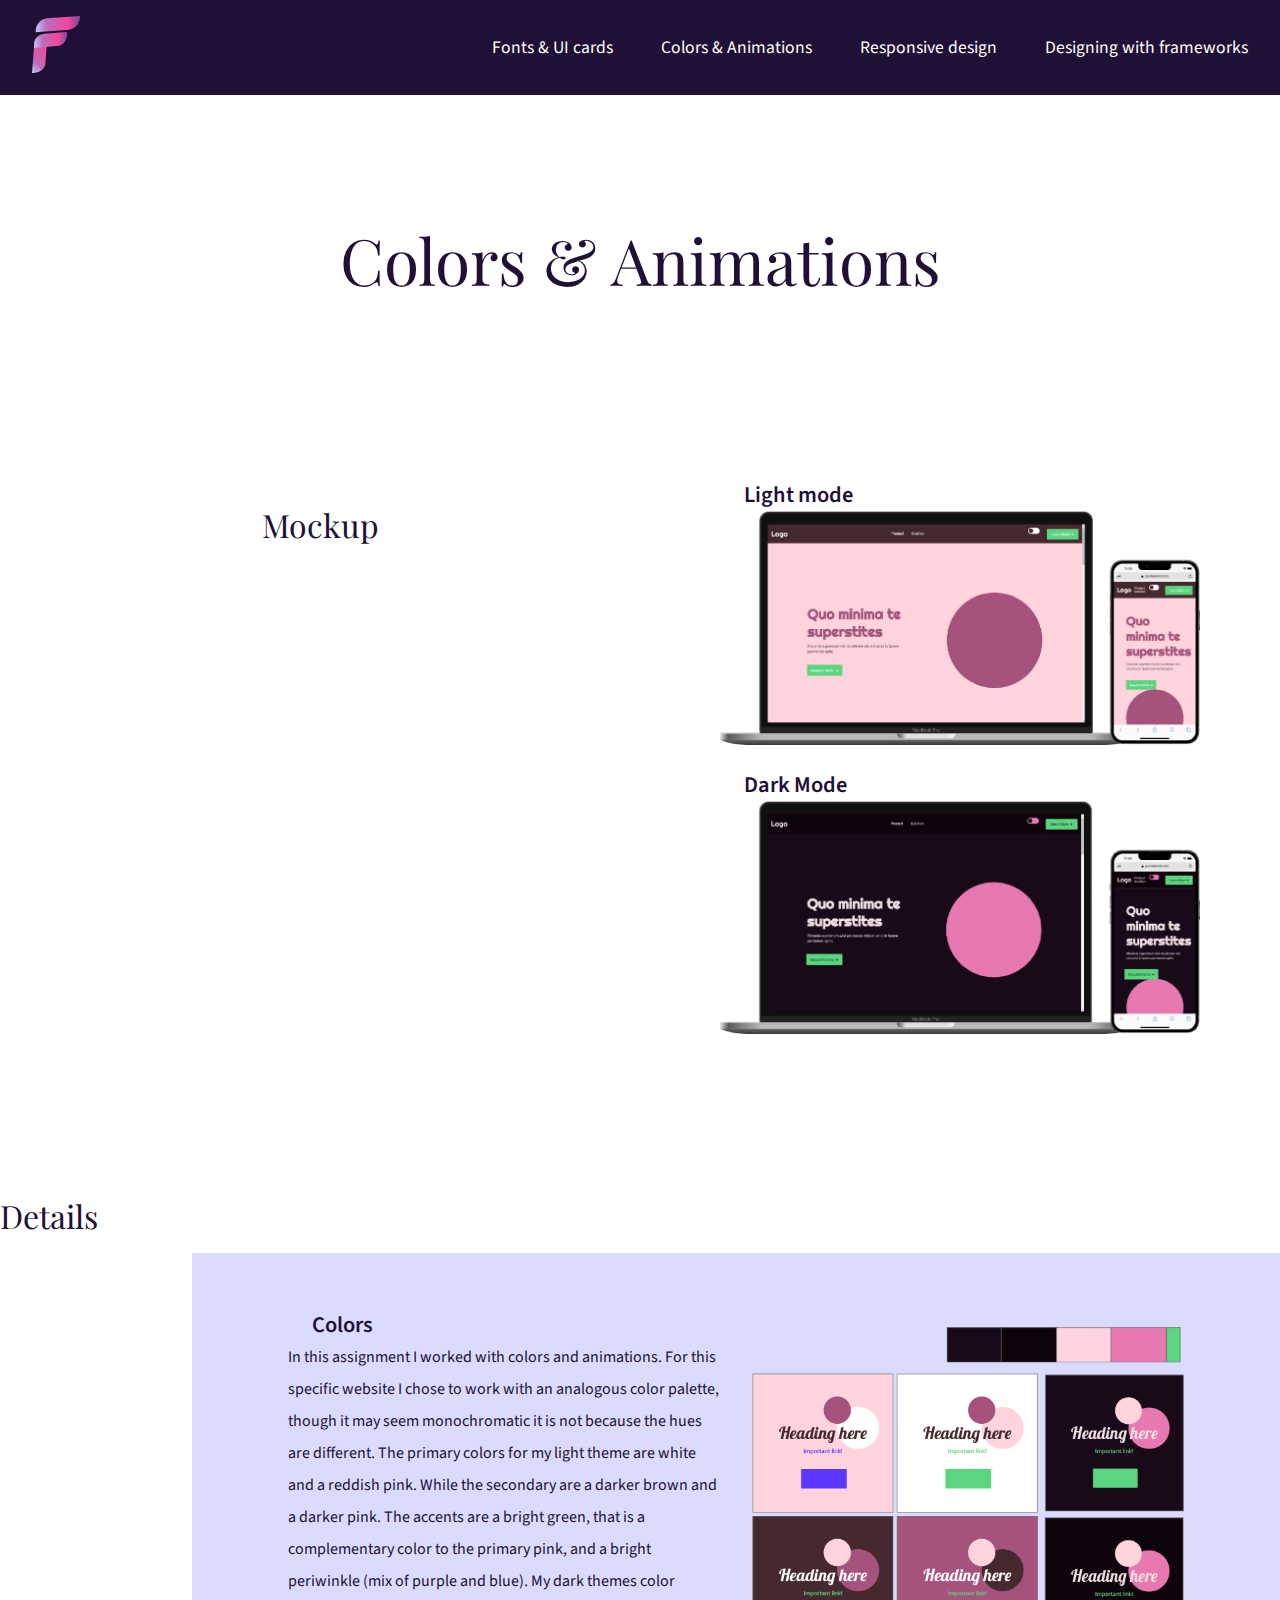
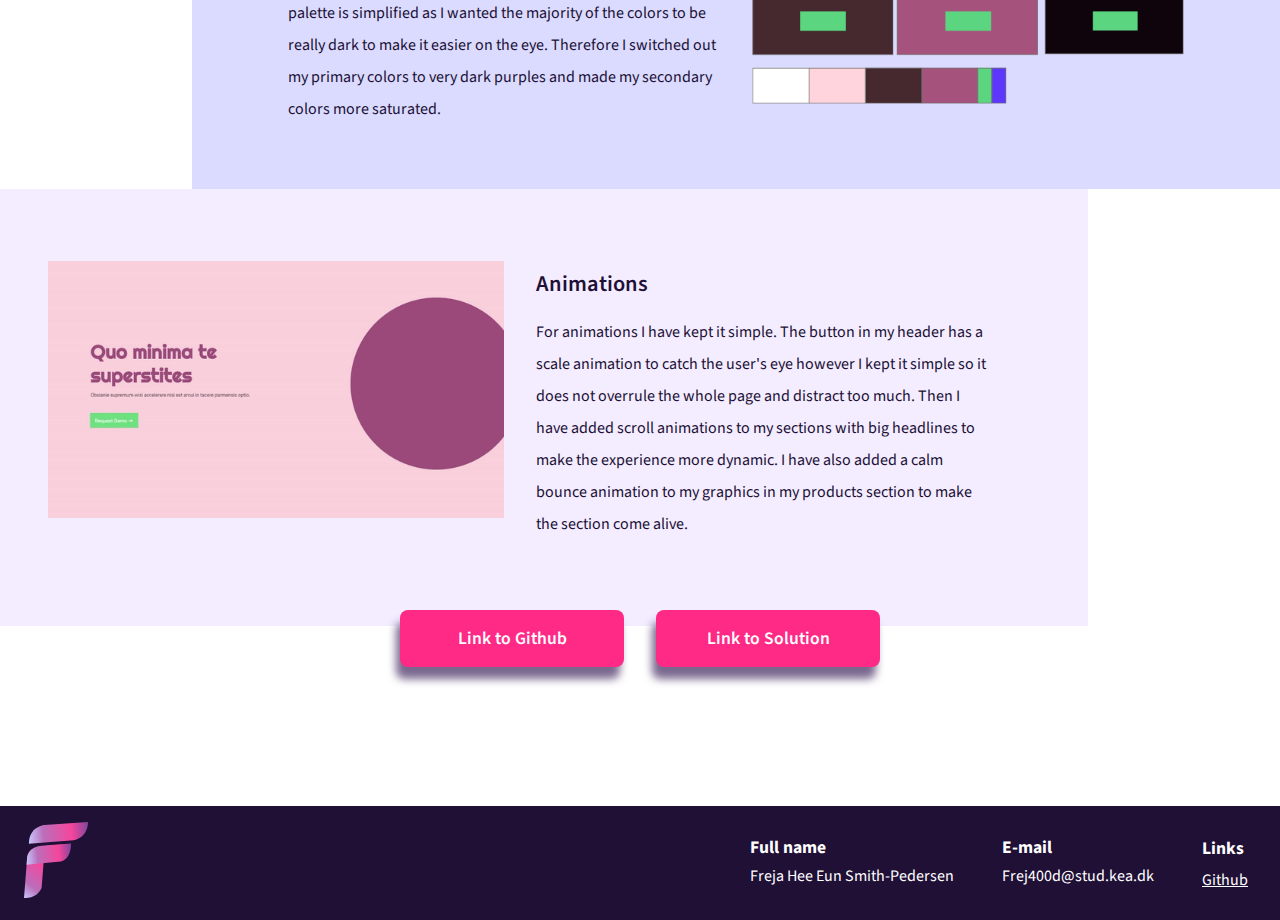
<file: colors.html>
<!DOCTYPE html>
<html lang="en">
  <head>
    <meta charset="UTF-8" />
    <meta name="viewport" content="width=device-width, initial-scale=1.0" />
    <meta http-equiv="X-UA-Compatible" content="ie=edge" />
    <title>Colors & Animations</title>

    <link rel="stylesheet" href="style.css" />
    <link rel="preconnect" href="https://fonts.googleapis.com" />
    <link rel="preconnect" href="https://fonts.gstatic.com" crossorigin />
    <link
      href="https://fonts.googleapis.com/css2?family=Playfair+Display:wght@400;500&family=Source+Sans+Pro:wght@300;400;600;700&display=swap"
      rel="stylesheet"
    />
    <link rel="icon" href="img/logo_og.svg" />
  </head>
  <body>
    <nav class="navbar">
      <a href="index.html"
        ><img class="logo" src="img/logo_og.svg" alt="logo"
      /></a>
      <ul class="nav-menu">
        <li class="nav-item">
          <a href="fonts.html" class="nav-link">Fonts & UI cards</a>
        </li>
        <li class="nav-item">
          <a href="colors.html" class="nav-link">Colors & Animations</a>
        </li>
        <li class="nav-item">
          <a href="responsive.html" class="nav-link">Responsive design</a>
        </li>
        <li class="nav-item">
          <a href="framework.html" class="nav-link"
            >Designing with frameworks</a
          >
        </li>
      </ul>
      <div class="hamburger">
        <span class="bar"></span>
        <span class="bar"></span>
        <span class="bar"></span>
      </div>
    </nav>
    <header>
      <div class="assign-header">
        <h1>Colors & Animations</h1>
      </div>
    </header>
    <main id="colors">
      <section id="color-mockup">
        <h2>Mockup</h2>
        <div class="color-mockup-container">
          <div>
            <h3>Light mode</h3>
            <div class="light-mode">
              <img
                class="color-img"
                src="img/color_mockup.png"
                alt="color mockup light"
              />
            </div>
          </div>
          <div>
            <h3>Dark Mode</h3>
            <div class="dark-mode">
              <img
                class="color-img"
                src="img/color_mockup_dark.png"
                alt="color mockup dark"
              />
            </div>
          </div>
        </div>
      </section>
      <section id="color-details">
        <h2>Details</h2>
        <div class="mock-up">
          <div class="mock-up-container">
            <div class="mock-up-text">
              <h3>Colors</h3>
              <p>
                In this assignment I worked with colors and animations. For this
                specific website I chose to work with an analogous color
                palette, though it may seem monochromatic it is not because the
                hues are different. The primary colors for my light theme are
                white and a reddish pink. While the secondary are a darker brown
                and a darker pink. The accents are a bright green, that is a
                complementary color to the primary pink, and a bright periwinkle
                (mix of purple and blue). My dark themes color palette is
                simplified as I wanted the majority of the colors to be really
                dark to make it easier on the eye. Therefore I switched out my
                primary colors to very dark purples and made my secondary colors
                more saturated.
              </p>
            </div>
            <div class="mock-up-img-container">
              <img
                class="mock-up-img mockup-color-img"
                src="img/color_details.png"
                alt="responsive mockup"
              />
            </div>
          </div>
        </div>
      </section>
      <section id="animation-detail" class="details">
        <div class="details-container">
          <div class="details-text">
            <h3>Animations</h3>
            <p>
              For animations I have kept it simple. The button in my header has
              a scale animation to catch the user's eye however I kept it simple
              so it does not overrule the whole page and distract too much. Then
              I have added scroll animations to my sections with big headlines
              to make the experience more dynamic. I have also added a calm
              bounce animation to my graphics in my products section to make the
              section come alive.
            </p>
          </div>
          <div class="details-img-container">
            <img
              class="details-img"
              src="img/animation_details.gif"
              alt="responsive details"
            />
          </div>
        </div>
      </section>
      <section class="buttons">
        <form
          target="_blank"
          action="https://github.com/Frej400d/12c.01.02.colors-and-animations.git"
        >
          <input class="button" type="submit" value="Link to Github" />
        </form>
        <form
          target="_blank"
          action="https://pandapoob.com/kea/12_design/color_and_animation/"
        >
          <input class="button" type="submit" value="Link to Solution" />
        </form>
      </section>
    </main>
    <footer>
      <section id="footer-logo">
        <a href="index.html"
          ><img class="logo-footer" src="img/logo_og.svg" alt=""
        /></a>
      </section>
      <section id="footer-info">
        <div class="footer-text">
          <h4>Full name</h4>
          <p>Freja Hee Eun Smith-Pedersen</p>
        </div>
        <div class="footer-text">
          <h4>E-mail</h4>
          <p>Frej400d@stud.kea.dk</p>
        </div>
        <div class="footer-text link-text">
          <h4>Links</h4>
          <a
            href="https://github.com/Frej400d
"
            >Github</a
          >
        </div>
      </section>
    </footer>
    <script src="burgermenu.js"></script>
    <script src="script.js"></script>
  </body>
</html>
</file>
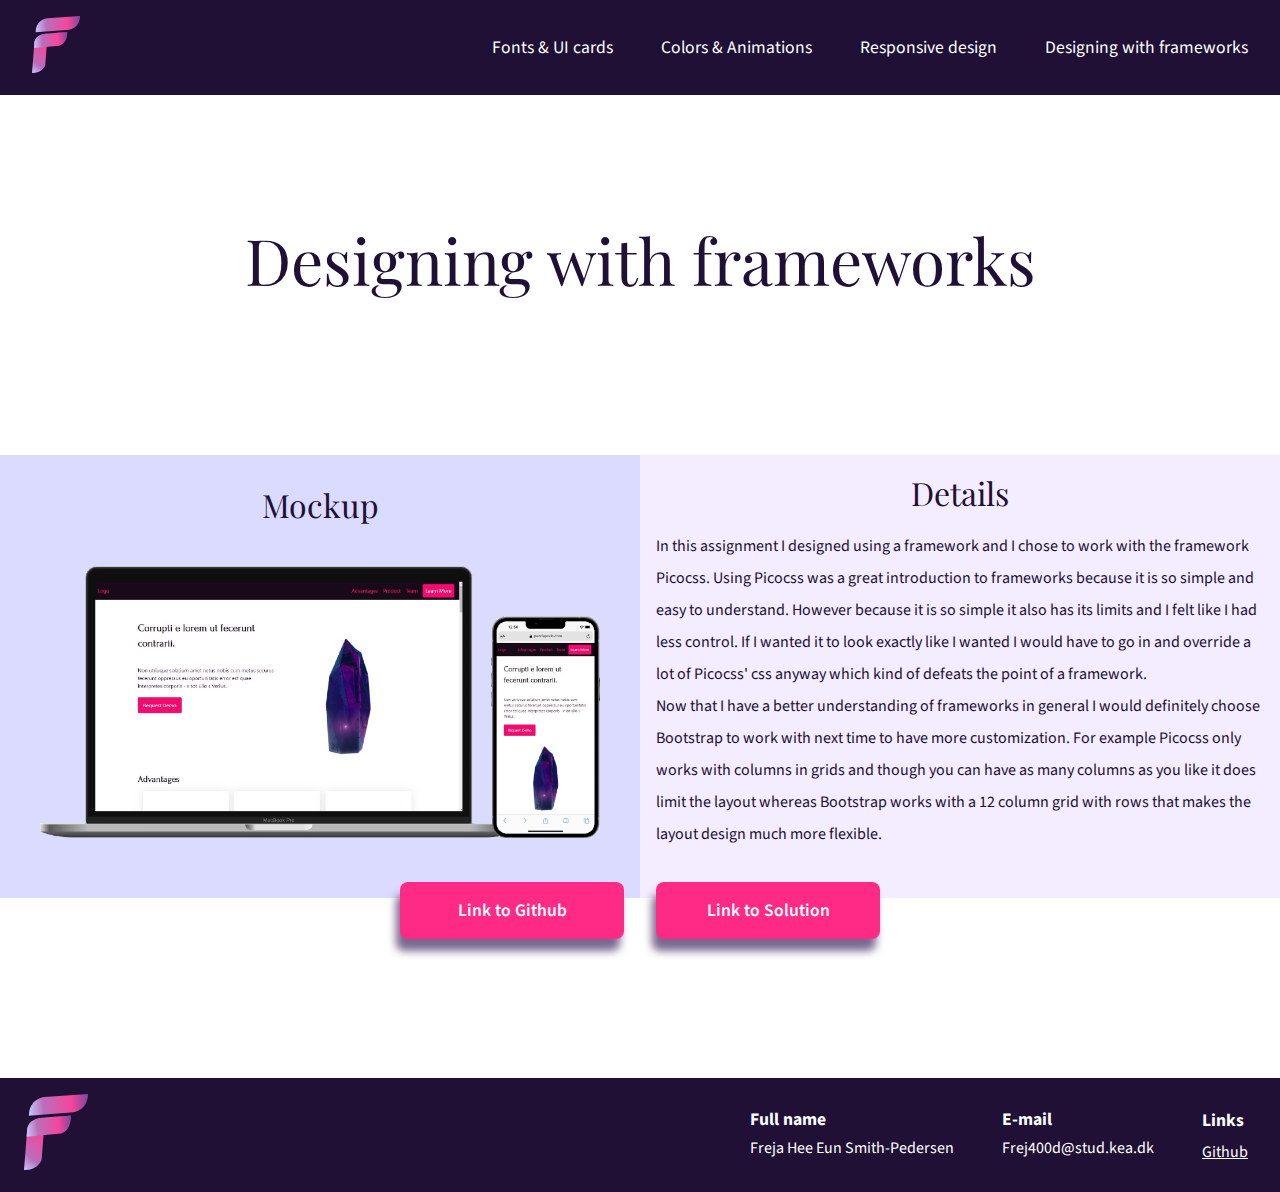
<file: framework.html>
<!DOCTYPE html>
<html lang="en">
  <head>
    <meta charset="UTF-8" />
    <meta name="viewport" content="width=device-width, initial-scale=1.0" />
    <meta http-equiv="X-UA-Compatible" content="ie=edge" />
    <title>Designing with Frameworks</title>

    <link rel="stylesheet" href="style.css" />
    <link rel="preconnect" href="https://fonts.googleapis.com" />
    <link rel="preconnect" href="https://fonts.gstatic.com" crossorigin />
    <link
      href="https://fonts.googleapis.com/css2?family=Playfair+Display:wght@400;500&family=Source+Sans+Pro:wght@300;400;600;700&display=swap"
      rel="stylesheet"
    />
    <link rel="icon" href="img/logo_og.svg" />
  </head>
  <body>
    <nav class="navbar">
      <a href="index.html"
        ><img class="logo" src="img/logo_og.svg" alt="logo"
      /></a>
      <ul class="nav-menu">
        <li class="nav-item">
          <a href="fonts.html" class="nav-link">Fonts & UI cards</a>
        </li>
        <li class="nav-item">
          <a href="colors.html" class="nav-link">Colors & Animations</a>
        </li>
        <li class="nav-item">
          <a href="responsive.html" class="nav-link">Responsive design</a>
        </li>
        <li class="nav-item">
          <a href="framework.html" class="nav-link"
            >Designing with frameworks</a
          >
        </li>
      </ul>
      <div class="hamburger">
        <span class="bar"></span>
        <span class="bar"></span>
        <span class="bar"></span>
      </div>
    </nav>
    <header>
      <div class="assign-header">
        <h1>Designing with frameworks</h1>
      </div>
    </header>
    <main id="frameworks">
      <section id="framework-content">
        <div class="fw-content-wrapper">
          <div class="fw-mockup">
            <h2>Mockup</h2>

            <img class="fw-img" src="img/framework_mockup.png" alt="Mockup" />
          </div>

          <div class="fw-details">
            <h2>Details</h2>
            <p>
              In this assignment I designed using a framework and I chose to
              work with the framework Picocss. Using Picocss was a great
              introduction to frameworks because it is so simple and easy to
              understand. However because it is so simple it also has its limits
              and I felt like I had less control. If I wanted it to look exactly
              like I wanted I would have to go in and override a lot of Picocss'
              css anyway which kind of defeats the point of a framework. <br />
              Now that I have a better understanding of frameworks in general I
              would definitely choose Bootstrap to work with next time to have
              more customization. For example Picocss only works with columns in
              grids and though you can have as many columns as you like it does
              limit the layout whereas Bootstrap works with a 12 column grid
              with rows that makes the layout design much more flexible.
            </p>
          </div>
        </div>
      </section>
      <section class="buttons">
        <form
          target="_blank"
          action="https://github.com/Frej400d/12c.02.02.designing-with-frameworks.git"
        >
          <input class="button" type="submit" value="Link to Github" />
        </form>
        <form
          target="_blank"
          action="https://pandapoob.com/kea/12_design/framework_design/"
        >
          <input class="button" type="submit" value="Link to Solution" />
        </form>
      </section>
    </main>
    <footer>
      <section id="footer-logo">
        <a href="index.html"
          ><img class="logo-footer" src="img/logo_og.svg" alt=""
        /></a>
      </section>
      <section id="footer-info">
        <div class="footer-text">
          <h4>Full name</h4>
          <p>Freja Hee Eun Smith-Pedersen</p>
        </div>
        <div class="footer-text">
          <h4>E-mail</h4>
          <p>Frej400d@stud.kea.dk</p>
        </div>
        <div class="footer-text link-text">
          <h4>Links</h4>
          <a
            href="https://github.com/Frej400d
"
            >Github</a
          >
        </div>
      </section>
    </footer>
    <script src="burgermenu.js"></script>
    <script src="script.js"></script>
  </body>
</html>
</file>
<file: style.css>
/* Resetter */
* {
  margin: 0px;
  padding: 0px;
  list-style: none;
}

/* Color Properties */
:root {
  --color-darker: #150d36;
  --color-dark: #201036;
  --color-light: #dbdbff;
  --color-lighter: #f4ecff;
  --color-lighest: #fff;
  --color-cta: #ff2986;
  --font-display: "Playfair Display", serif;
  --font-paragraph: "Source Sans Pro", sans-serif;
}

img {
  width: 100%;
  height: auto;
}

#fp-header {
  z-index: 1;
  background-color: var(--color-lighter);
}

.header-text-ani {
  opacity: 0;
}

/* Fonts */
h1 {
  color: var(--color-dark);
  font-family: var(--font-display);
  font-weight: 400;
  font-size: 4rem;
  margin-bottom: 2rem;
  text-align: center;
}

h2 {
  color: var(--color-dark);
  font-family: var(--font-display);
  font-weight: 400;
  font-size: 2.5rem;
  margin-bottom: 1rem;
  text-align: center;
}

h3 {
  font-family: var(--font-paragraph);
  color: var(--color-dark);
  font-size: 1.4rem;
  font-weight: 600;
  margin-top: 1.5rem;
  margin-inline: 1.5rem;
  text-align: left;
}

h4 {
  color: var(--color-lighest);
  font-family: var(--font-paragraph);
  font-size: 1.1rem;
}

p {
  color: var(--color-dark);
  font-family: var(--font-paragraph);
  line-height: 2rem;
  font-size: 1rem;
}

a {
  font-family: var(--font-paragraph);
}

form {
  background-color: var(--color-cta);
  box-shadow: -4px 12px 8px #7a688f;
  border: none;
  border-radius: 0.5rem;

  cursor: pointer;
  min-width: 14rem;
  display: flex;
  justify-content: center;
  transition: 0.2s ease-in-out 0s;
}

form:hover {
  transform: scale(1.1);
}

input.button {
  font-family: var(--font-paragraph);
  color: var(--color-lighest);
  background-color: transparent;
  text-decoration: none;
  font-size: 1.1rem;
  font-weight: 600;
  border: none;
  cursor: pointer;
  padding: 1rem;
  padding-inline: 3rem;
}

/*MENU*/
.nav-item a {
  color: var(--color-lighest);
  font-family: var(--font-paragraph);
  text-decoration: none;
  font-size: 1.1rem;
}

.logo {
  width: 3rem;
}

.navbar {
  background-color: var(--color-dark);
  padding: 1rem 2rem;
  display: flex;
  justify-content: space-between;
  align-items: center;
}

.nav-menu {
  display: flex;
  justify-content: right;
  align-items: center;
  gap: 3rem;
}

.nav-link {
  transition: 0.7s ease;
}

.nav-link:hover {
  color: var(--color-cta);
}

.hamburger {
  display: none;
  cursor: pointer;
}

.bar {
  display: block;
  width: 25px;
  height: 3px;
  margin: 5px auto;
  -webkit-transition: all 0.3s ease-in-out;
  transition: all 0.3s ease-in-out;
  background-color: var(--color-lighest);
}

@media (max-width: 805px) {
  /*MENU*/
  .hamburger {
    display: block;
  }
  .hamburger.active .bar:nth-child(2) {
    opacity: 0;
  }
  .hamburger.active .bar:nth-child(1) {
    transform: translateY(8px) rotate(45deg);
  }

  .hamburger.active .bar:nth-child(3) {
    transform: translateY(-8px) rotate(-45deg);
  }

  .nav-menu {
    position: fixed;
    left: -100%;
    top: 85px;
    gap: 0;
    flex-direction: column;
    background-color: var(--color-dark);
    width: 100%;
    text-align: center;
    transition: 0.3s;
    z-index: 10;
  }

  .nav-item {
    margin: 1rem 0;
  }

  .nav-menu.active {
    left: 0;
  }
}

/*HEADER*/
#frontpage-header {
  padding-block: 5rem;
  padding-inline: 1rem;
  min-height: 60vh;
  display: flex;
  align-items: center;
  justify-content: space-around;
  z-index: 3;
  position: relative;
}

#frontpage-header p {
  text-align: center;
}
/*INTRO*/
#intro {
  min-height: 60vh;
  padding: 1rem;
  margin-block: 6rem 5rem;
}

.intro-text {
  margin-bottom: 2rem;
  display: flex;
  flex-direction: column;
  align-items: center;
  justify-content: space-around;
}

.intro-graphic-container {
  display: flex;
  align-items: center;
  justify-content: space-around;
}

.intro-graphic {
  max-width: 30rem;
}

/*ASSIGNMENTS*/
#assignments {
  background-color: var(--color-light);
  padding-block: 2rem 10rem;
}

#assignments h2 {
  margin-inline: 1rem;
  margin-bottom: 1.5rem;
}

.card-container {
  display: flex;
  justify-content: space-evenly;
  flex-wrap: wrap;
  grid-gap: 1rem;
  margin-inline: 1rem;
  margin-top: 10rem;
  opacity: 0;
}

.card {
  position: relative;
  top: 0;
  display: flex;
  flex-direction: column;
  justify-content: space-evenly;
  padding: 0.5rem;
  border-radius: 1rem;
  background-color: var(--color-lighest);
  box-shadow: -5px 12px 10px #7a688f;
  width: 300px;
}

.img-container {
  margin-inline: 1.5rem;
  margin-top: 1.5rem;
}

.card-link-container {
  display: flex;
  justify-content: end;
  padding: 1rem;
}

.card p {
  margin-inline: 1.5rem;
}

.card a {
  margin-inline: 1.5rem;
  padding: 0.5rem 0.5rem;
  color: var(--color-cta);
  font-size: 1.2rem;
  text-decoration: none;
}

/*CONCLUSION*/
#conclusion {
  background-color: var(--color-lighter);
  padding-inline: 1rem;
  padding-block: 4rem;
  min-height: 40vh;
  display: flex;
  align-items: center;
  justify-content: space-around;
}
.conclu-text {
  opacity: 0;
  max-width: 50rem;
}

/*FOOTER*/
footer {
  background-color: var(--color-dark);
  padding: 1rem;
}

footer p {
  color: var(--color-lighest);
}

.logo-footer {
  width: 4rem;
}

#footer-logo {
  display: grid;
  justify-items: center;
}

#footer-logo a {
  margin-block: 1rem 3rem;
  margin-inline: 2rem 1rem;
}

.footer-text {
  text-align: center;
  margin-bottom: 1.5rem;
}

.link-text h4 {
  margin-bottom: 0.5rem;
}

.link-text a {
  color: var(--color-lighest);
  font-family: var(--font-paragraph);
  margin-top: 1rem;
}

/*FONTS & UI CARDS*/
#fonts h2 {
  font-size: 2rem;
}

.assign-header {
  min-height: 40vh;
  display: flex;
  align-items: center;
  justify-content: space-around;
}

.header-text {
  opacity: 0;
}

.assign-header h1 {
  font-size: 3rem;
}

.mock-up {
  padding-block: 2rem 4rem;
  padding-inline: 1rem;
  background-color: var(--color-light);
}

.mock-up-img-container {
  margin-top: 1.5rem;
}

.mock-up-img {
  max-width: 35rem;
}

.details {
  padding-block: 2rem 4rem;
  padding-inline: 1rem;
  background-color: var(--color-lighter);
}

.details-img-container {
  margin-block: 1.5rem;
}

.details-img {
  max-width: 40rem;
}

.buttons {
  margin-top: -1rem;
  margin-bottom: 1rem;
  min-height: 20vh;
  display: flex;
  flex-wrap: wrap;
  align-items: baseline;
  justify-content: center;
  gap: 2rem;
  z-index: 5;
  position: relative;
}

/*FRAMEWORK*/

.fw-mockup {
  background-color: var(--color-light);
  padding-inline: 1rem;
  padding-block: 1rem 3rem;
}

.fw-details {
  background-color: var(--color-lighter);
  padding-inline: 1rem;
  padding-block: 1rem 3rem;
}

.fw-img {
  max-width: 35rem;
}

#frameworks h2 {
  font-size: 2rem;
}

/*COLORS & ANIMATION*/
.color-header {
  min-height: 40vh;
  display: flex;
  align-items: center;
  justify-content: space-around;
}

#color-mockup h2 {
  margin-top: 3rem;
  margin-bottom: 2rem;
  text-align: center;
}

#colors h2 {
  font-size: 2rem;
}

.color-mockup-left {
  background-color: var(--color-lighter);
  padding-inline: 1rem;
  padding-block: 1rem 3rem;
}

.color-mockup-right {
  background-color: var(--color-light);
  padding-inline: 1rem;
  padding-block: 1rem 3rem;
}

.color-img {
  max-width: 35rem;
}

.light-mode,
.dark-mode {
  display: flex;
  flex-direction: column;
  align-items: center;
  justify-content: center;
}

.mockup-color-img {
  max-width: 30rem;
}

#color-details {
  margin-top: 10rem;
}

#animation-detail h3 {
  margin-left: 0;
  margin-bottom: 1rem;
}

#animation-detail {
  padding-block: 3rem 5rem;
}

/*RESPONSIVE*/
#responsive h2 {
  font-size: 2rem;
}

@media (min-width: 790px) {
  /*INTRO*/
  #intro {
    display: grid;
    grid-template-columns: 1fr 1fr;
    align-content: center;
    gap: 1rem;
  }

  #intro h2 {
    text-align: left;
  }

  /*ASSIGNMENTS*/
  .assignments-container {
    background-color: var(--color-light);
    padding: 1rem;
    height: 25vh;
    margin-bottom: 0;
    padding-bottom: 5rem;
  }

  #assignments {
    background-color: transparent;
    padding-block: 2rem;
  }

  #assignments h2 {
    font-size: 3.5rem;
    margin-top: 3.5rem;
  }

  .card-container {
    margin-top: 0;
  }

  /*CONCLUSION*/

  #conclusion h2 {
    font-size: 4rem;
  }

  .conclu-text p {
    margin-top: 2rem;
  }
  /*FOOTER*/
  footer {
    display: grid;
    grid-template-columns: 5rem 1fr;
  }

  #footer-info {
    display: flex;
    justify-content: end;
    align-items: center;
    gap: 3rem;
    margin-right: 1rem;
  }

  #footer-logo a {
    margin-block: 0;
    margin-inline: 0;
  }

  .footer-text {
    text-align: left;
    margin-bottom: 0;
  }

  /*FONTS AND UI CARDS*/
  .assign-header h1 {
    font-size: 4rem;
  }

  #fonts h2 {
    font-size: 2rem;
    text-align: left;
  }

  .mock-up-container {
    display: grid;
    grid-template-columns: 1fr 1fr;
    gap: 2rem;
    align-items: center;
  }

  .details-container {
    display: grid;
    grid-template-columns: 1fr 1fr;
    grid-template-rows: 1fr;
    gap: 2rem;
    align-items: center;
  }

  .details-img-container {
    grid-column: 1/2;
    grid-row: 1/2;
  }

  /*FRAMEWORK*/
  #frameworks h2 {
    text-align: left;
  }

  .fw-content-wrapper {
    display: grid;
    grid-template-columns: 1fr 1fr;
    align-content: center;
    justify-content: space-around;
  }

  .fw-img-wrapper {
    display: flex;
    justify-content: center;
    align-content: center;
  }

  .fw-mockup {
    display: flex;
    flex-direction: column;
    align-items: center;
    justify-content: space-around;
  }

  .fw-details {
    display: flex;
    flex-direction: column;
    align-items: center;
    justify-content: space-around;
  }

  /*COLORS & ANIMATION*/
  #color-mockup {
    display: grid;
    grid-template-columns: 1fr 1fr;
    align-content: center;
    justify-content: space-around;
  }

  .color-mockup-left {
    display: flex;
    flex-direction: column;
    align-items: center;
    justify-content: space-around;
  }

  .color-mockup-right {
    display: flex;
    flex-direction: column;
    align-items: center;
    justify-content: space-around;
  }

  #color-details h2 {
    text-align: left;
  }

  #animation-detail h2 {
    text-align: left;
  }

  /*RESPONSIVE*/

  #responsive h2 {
    text-align: left;
  }
}

@media (min-width: 1200px) {
  #intro {
    margin-inline: 10rem;
  }

  .card-container {
    margin-inline: 10rem;
    margin-top: 2rem;
  }

  .mock-up {
    margin-inline: 12rem 0;
  }

  .mock-up-container {
    margin-inline: 5rem 5rem;
  }

  .details {
    margin-inline: 0 12rem;
  }
  .details-container {
    margin-inline: 2rem 5rem;
  }
  .color-mockup-container {
    margin-inline: 5rem;
  }
}

@media (min-width: 1500px) {
  .details-container {
    margin-inline: 15rem 5rem;
  }
  .fw-details {
    padding-inline: 5rem 5rem;
  }
  .fw-img {
    margin-top: 1rem;
  }
  .color-mockup-container {
    margin-inline: 10rem;
  }

  .assignments-container {
    padding-bottom: 10rem;
  }

  .card-container {
    margin-top: 0;
  }

  .color-mockup-left {
    padding-inline: 5rem 5rem;
  }

  .color-mockup-right {
    padding-inline: 5rem 5rem;
  }
}

/*ANIMATIONS*/
/*HEADER CIRCLE PULSE*/
.circle-container {
  z-index: 2;
  position: absolute;
  width: 41rem;
  height: 41rem;
  top: 50%;
  left: 50%;
  transform: translate(-50%, -50%);
  max-width: 41rem;
}

.circle {
  position: absolute;
  width: 41rem;
  height: 41rem;
  background: var(--color-cta);
  border-radius: 40rem;
  transform: scale(0);
  opacity: 0;
  transform-origin: 50% 50%;
  animation: pulse 2s cubic-bezier(0.5, 0.5, 0, 1);
}

.circle:nth-child(2) {
  position: absolute;
  width: 41rem;
  height: 41rem;
  background: var(--color-cta);
  border-radius: 50rem;
  transform: scale(0);
  opacity: 0;
  transform-origin: 50% 50%;
  animation: pulse 2s 0.75s cubic-bezier(0.5, 0.5, 0, 1);
}

.circle:nth-child(3) {
  position: absolute;
  width: 41rem;
  height: 41rem;
  background: var(--color-cta);
  border-radius: 50rem;
  transform: scale(0);
  opacity: 0;
  transform-origin: 50% 50%;
  animation: pulse 2s 1.5s cubic-bezier(0.5, 0.5, 0, 1);
}

@keyframes pulse {
  25% {
    opacity: 0.4;
  }
  100% {
    transform: scale(1);
  }
}

/*LINK HOVER UNDERLINE*/
.hover-effect {
  display: inline-block;
  padding-bottom: 0.25rem;
  position: relative;
}

.hover-effect::before {
  content: "";
  position: absolute;
  left: 7px;
  bottom: 6px;
  width: 0;
  height: 2px;
  background-color: var(--color-cta);
  transition: width 0.2s ease-in-out;
}
.hover-effect:hover::before {
  width: 85%;
}

/*SLIDE IN*/

.right {
  transform: translateX(100%);
  opacity: 0;
}

.left {
  transform: translateX(-100%);
  opacity: 0;
}

.hidden {
  opacity: 0;
}
</file>
